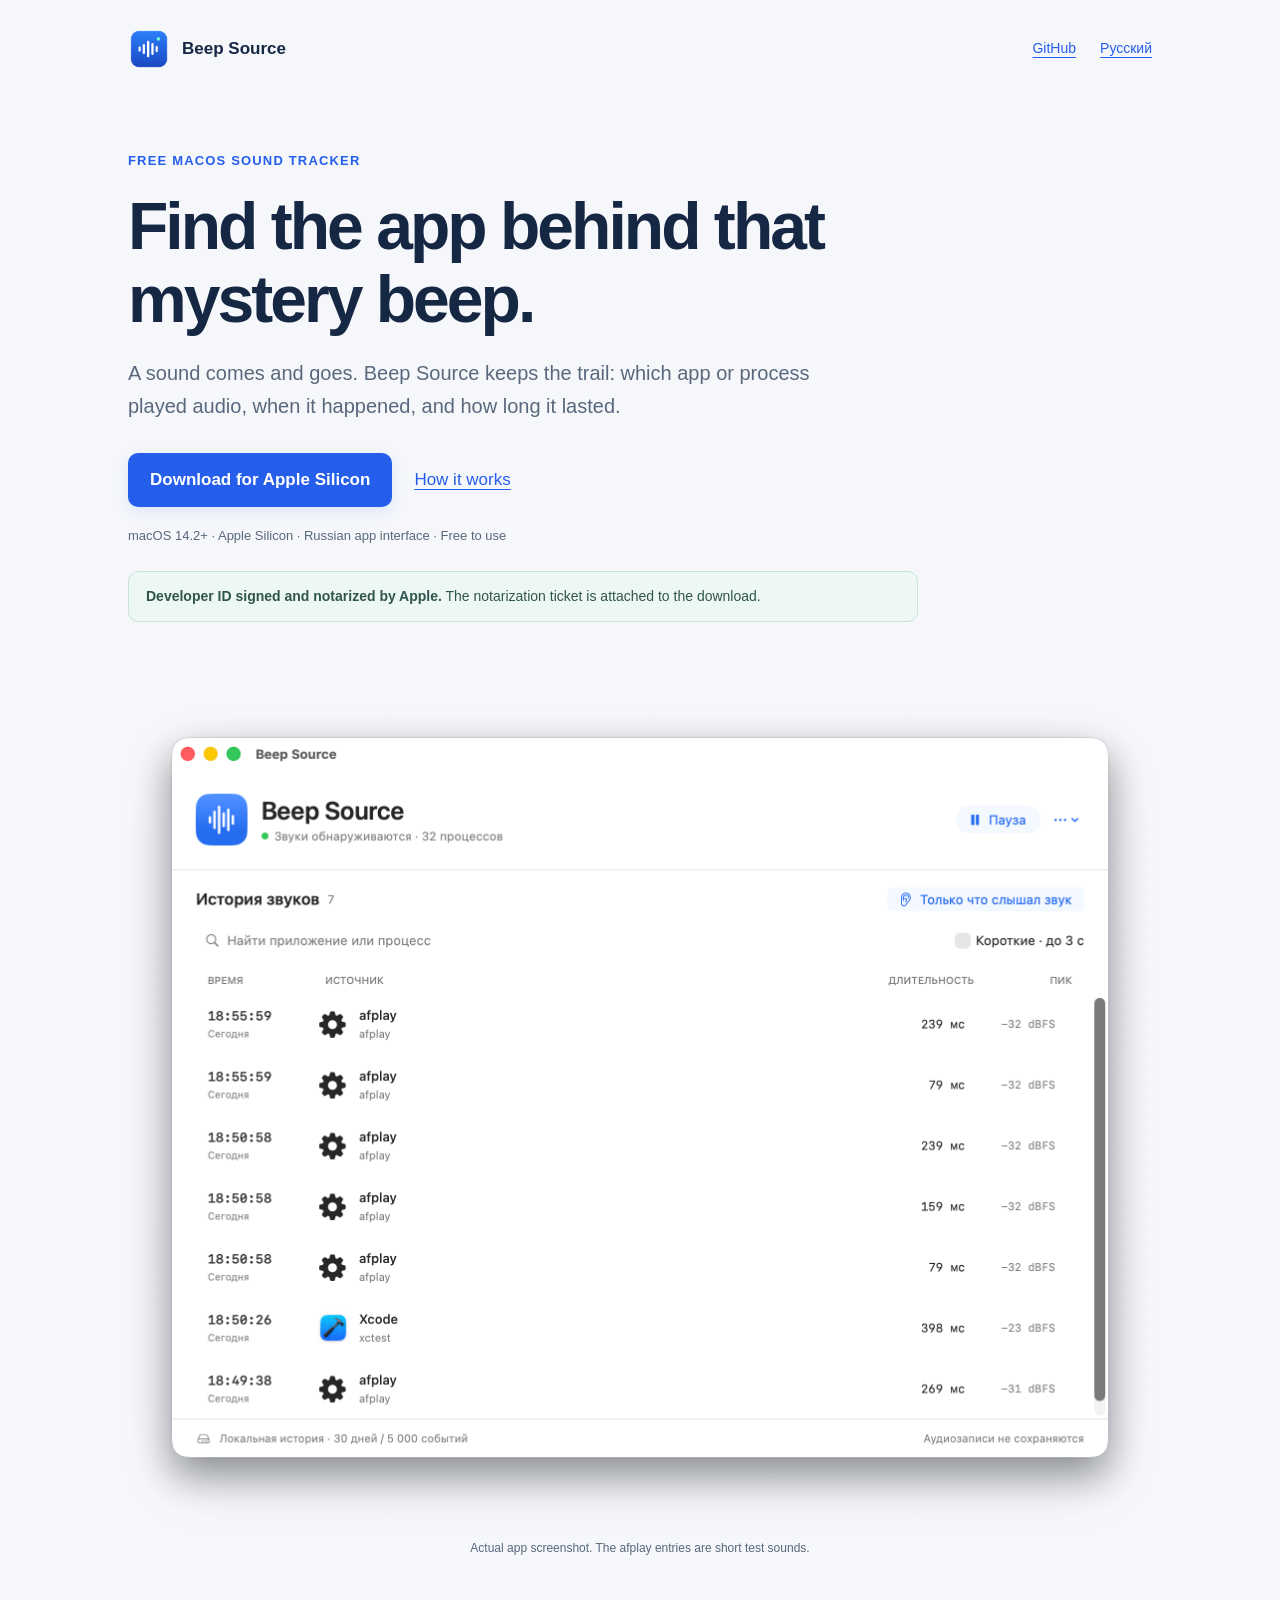
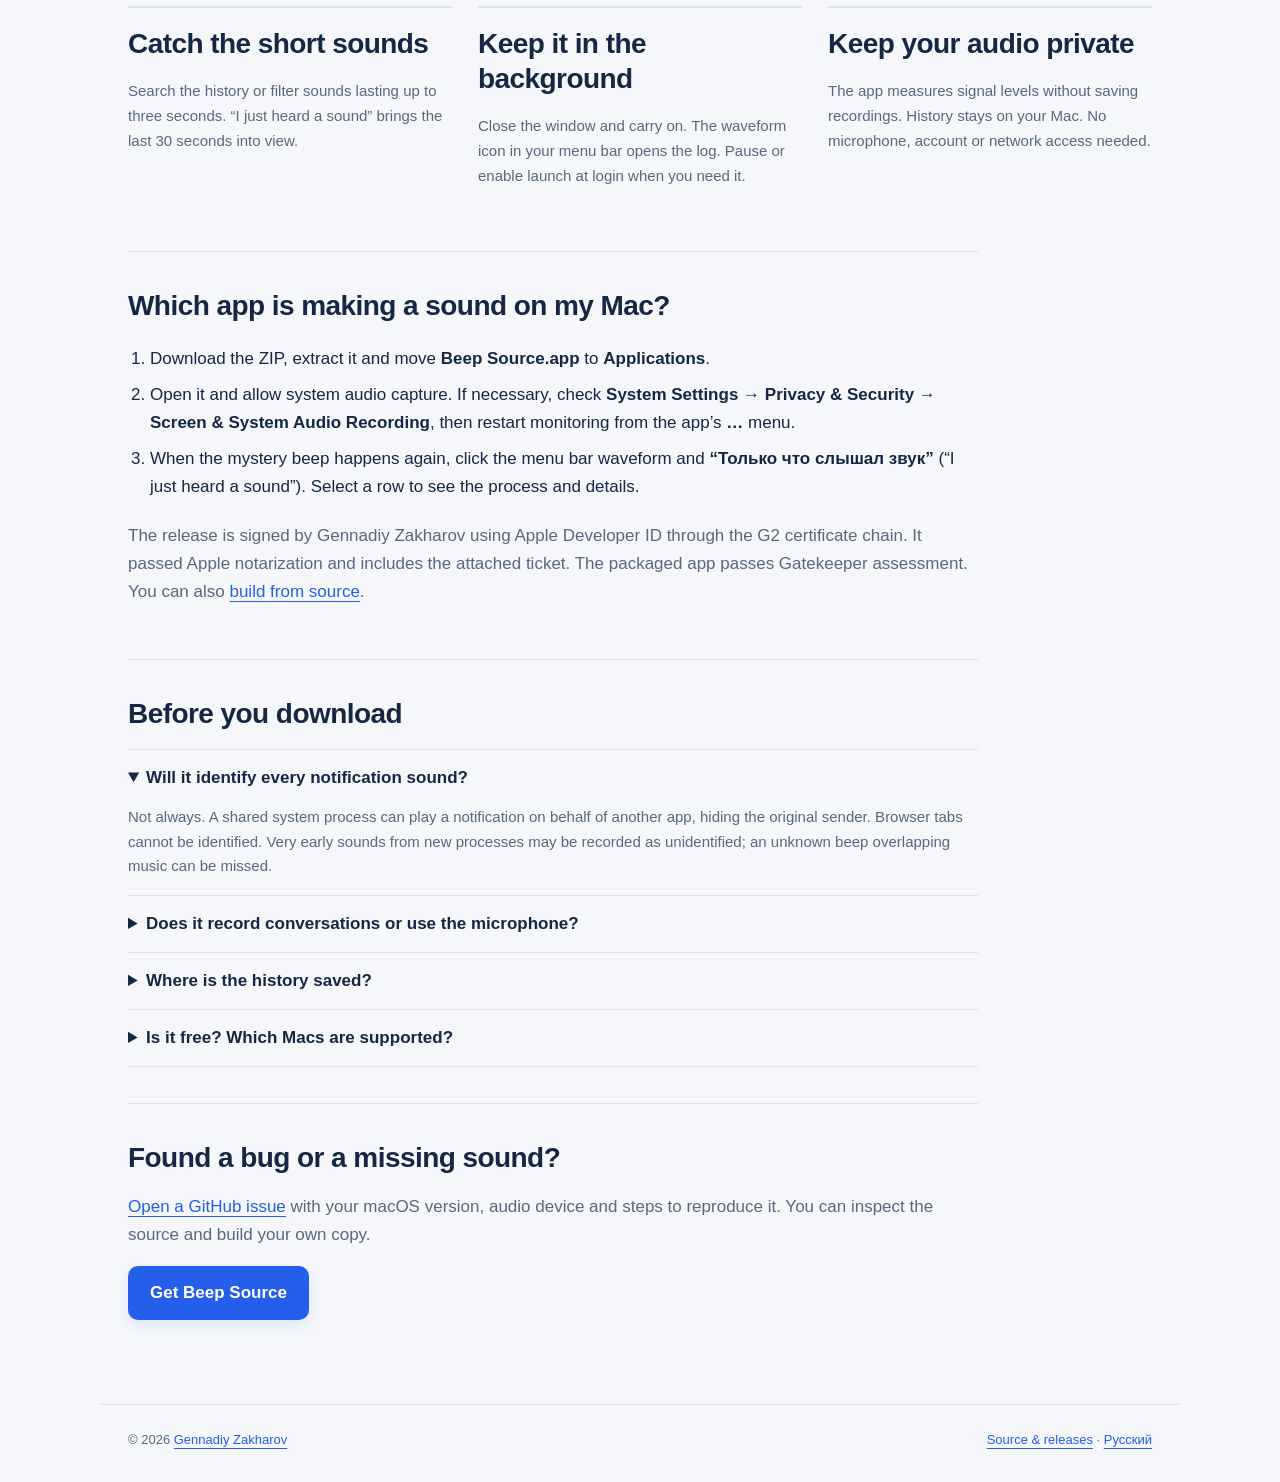
<file: docs/index.html>
<!doctype html>
<html lang="en">
<head>
<meta charset="utf-8"><meta name="viewport" content="width=device-width, initial-scale=1">
<title>Beep Source — Find Which Mac App Is Making a Sound</title>
<meta name="description" content="Find the source of mystery beeps on your Mac. Beep Source is a free menu bar app with sound history, app and process names, timestamps and short-sound filters.">
<link rel="canonical" href="https://globa-me.github.io/beep-source/">
<link rel="alternate" hreflang="en" href="https://globa-me.github.io/beep-source/"><link rel="alternate" hreflang="ru" href="https://globa-me.github.io/beep-source/ru/"><link rel="alternate" hreflang="x-default" href="https://globa-me.github.io/beep-source/">
<meta property="og:type" content="website"><meta property="og:title" content="Beep Source — Find the app behind that mystery beep"><meta property="og:description" content="A free macOS menu bar app that logs sound sources, timestamps and duration. Local history, no audio recordings."><meta property="og:url" content="https://globa-me.github.io/beep-source/"><meta property="og:image" content="https://globa-me.github.io/beep-source/assets/beep-source-macos-screenshot.png"><meta property="og:image:alt" content="Beep Source showing detected short sounds and their sources on macOS"><meta property="og:locale" content="en_US"><meta property="og:locale:alternate" content="ru_RU">
<meta name="twitter:card" content="summary_large_image">
<link rel="icon" type="image/png" href="assets/icon.png"><link rel="stylesheet" href="assets/site.css">
</head>
<body>
<header><a class="brand" href="./"><img src="assets/icon.png" alt="" width="42" height="42">Beep Source</a><nav aria-label="Main navigation"><a href="https://github.com/globa-me/beep-source">GitHub</a><a href="ru/" lang="ru">Русский</a></nav></header>
<main>
<section class="hero"><span class="eyebrow">Free macOS sound tracker</span><h1>Find the app behind that mystery beep.</h1><p class="lead">A sound comes and goes. Beep Source keeps the trail: which app or process played audio, when it happened, and how long it lasted.</p><div class="actions"><a class="button" href="https://github.com/globa-me/beep-source/releases/latest">Download for Apple Silicon</a><a href="#how-it-works">How it works</a></div><p class="meta">macOS 14.2+ · Apple Silicon · Russian app interface · Free to use</p><p class="notice"><strong>Developer ID signed and notarized by Apple.</strong> The notarization ticket is attached to the download.</p></section>
<figure><img src="assets/beep-source-macos-screenshot.png" width="2104" height="1668" alt="Beep Source app on macOS displaying audio sources, timestamps, durations of short sounds and peak signal levels" fetchpriority="high"><figcaption>Actual app screenshot. The afplay entries are short test sounds.</figcaption></figure>
<section class="features" aria-label="Features"><article><h2>Catch the short sounds</h2><p>Search the history or filter sounds lasting up to three seconds. “I just heard a sound” brings the last 30 seconds into view.</p></article><article><h2>Keep it in the background</h2><p>Close the window and carry on. The waveform icon in your menu bar opens the log. Pause or enable launch at login when you need it.</p></article><article><h2>Keep your audio private</h2><p>The app measures signal levels without saving recordings. History stays on your Mac. No microphone, account or network access needed.</p></article></section>
<section class="section" id="how-it-works"><h2>Which app is making a sound on my Mac?</h2><ol><li>Download the ZIP, extract it and move <strong>Beep Source.app</strong> to <strong>Applications</strong>.</li><li>Open it and allow system audio capture. If necessary, check <strong>System Settings → Privacy &amp; Security → Screen &amp; System Audio Recording</strong>, then restart monitoring from the app’s <strong>…</strong> menu.</li><li>When the mystery beep happens again, click the menu bar waveform and <strong>“Только что слышал звук”</strong> (“I just heard a sound”). Select a row to see the process and details.</li></ol><p>The release is signed by Gennadiy Zakharov using Apple Developer ID through the G2 certificate chain. It passed Apple notarization and includes the attached ticket. The packaged app passes Gatekeeper assessment. You can also <a href="https://github.com/globa-me/beep-source#build-from-source">build from source</a>.</p></section>
<section class="section"><h2>Before you download</h2><details open><summary>Will it identify every notification sound?</summary><p>Not always. A shared system process can play a notification on behalf of another app, hiding the original sender. Browser tabs cannot be identified. Very early sounds from new processes may be recorded as unidentified; an unknown beep overlapping music can be missed.</p></details><details><summary>Does it record conversations or use the microphone?</summary><p>No. It inspects digital system-audio samples to measure their level and timing, then discards them. It saves only event metadata: source, time, duration and peak. It needs system audio capture permission, not microphone access.</p></details><details><summary>Where is the history saved?</summary><p>In <code>~/Library/Application Support/Beep Source/history.json</code>. The log keeps up to 30 days or 5,000 events. You can export CSV or clear it from the app menu.</p></details><details><summary>Is it free? Which Macs are supported?</summary><p>It is free to download and use. Version 1.0 requires Apple Silicon and macOS 14.2 or later. The app interface is currently Russian. The source and build instructions are on GitHub.</p></details></section>
<section class="section"><h2>Found a bug or a missing sound?</h2><p><a href="https://github.com/globa-me/beep-source/issues">Open a GitHub issue</a> with your macOS version, audio device and steps to reproduce it. You can inspect the source and build your own copy.</p><a class="button" href="https://github.com/globa-me/beep-source/releases/latest">Get Beep Source</a></section>
</main><footer><span>© 2026 <a href="https://github.com/globa-me">Gennadiy Zakharov</a></span><span><a href="https://github.com/globa-me/beep-source">Source &amp; releases</a> · <a href="ru/" lang="ru">Русский</a></span></footer>
</body></html>
</file>
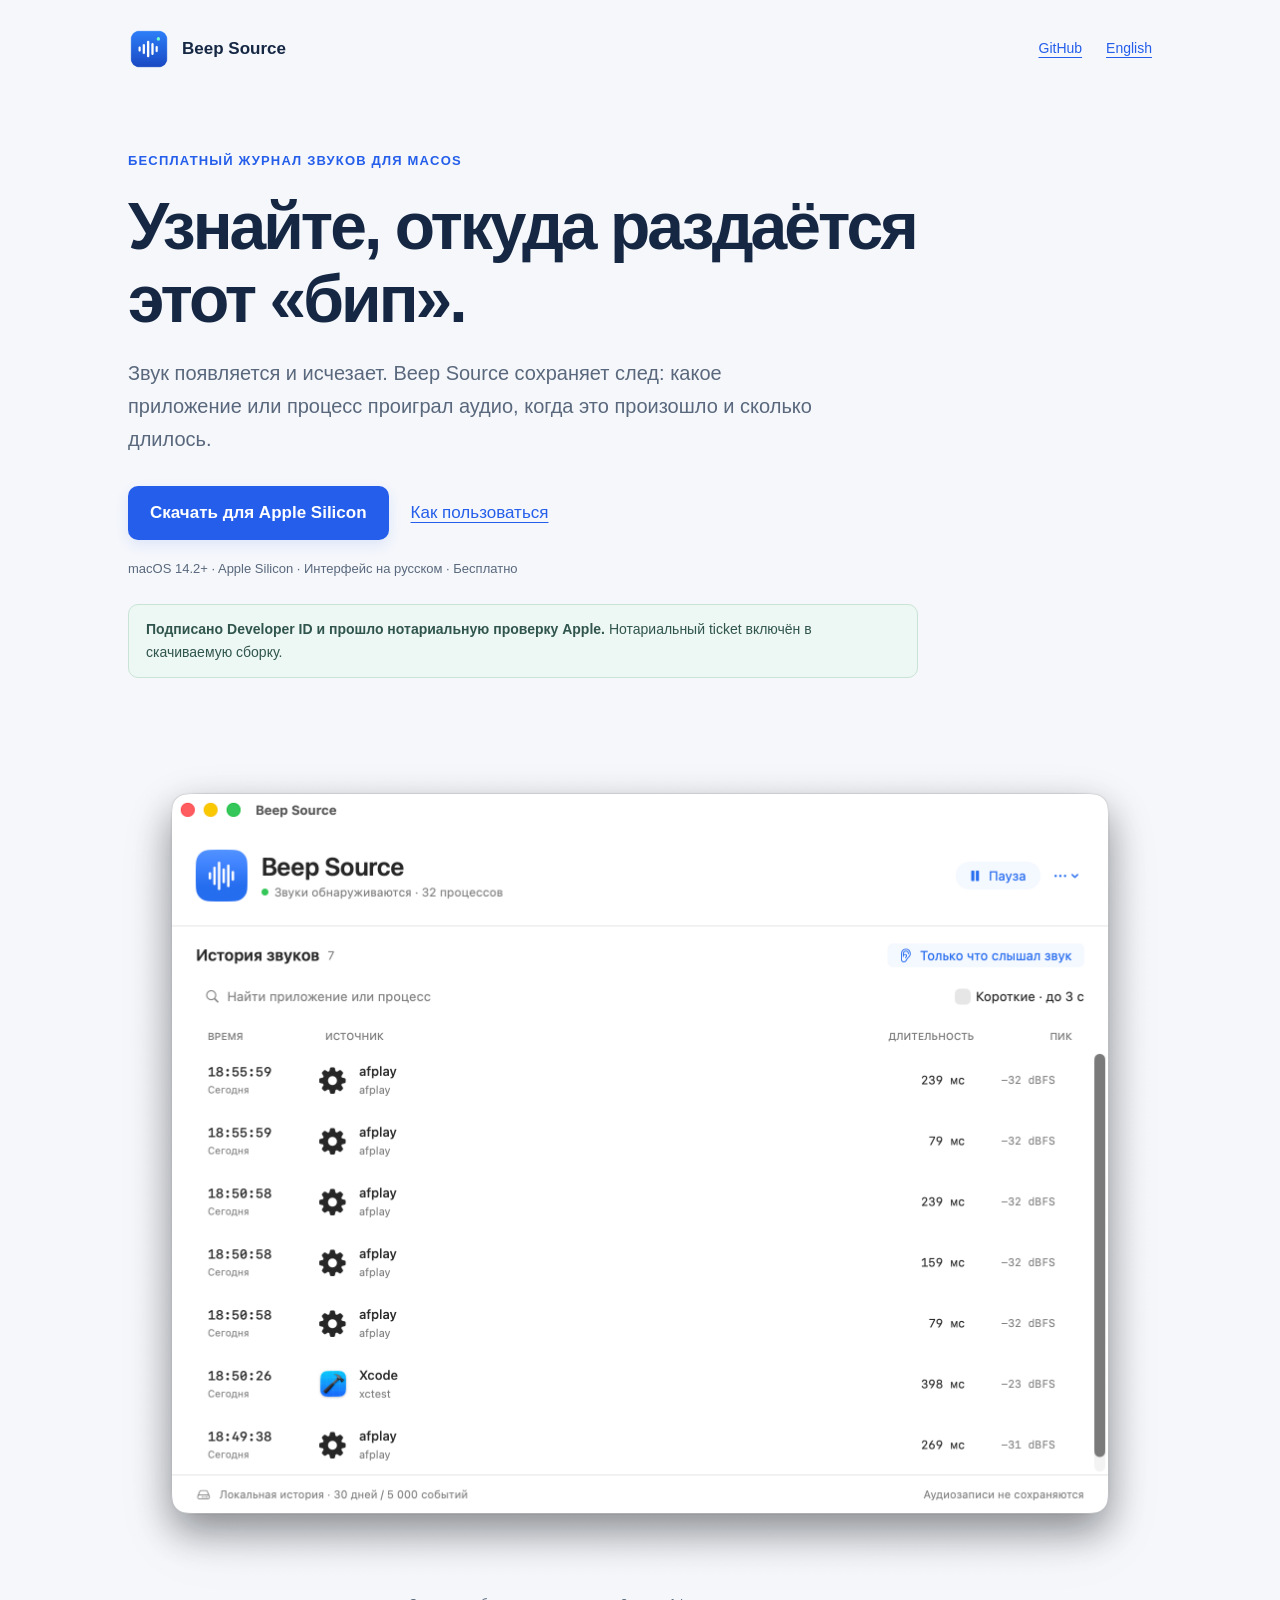
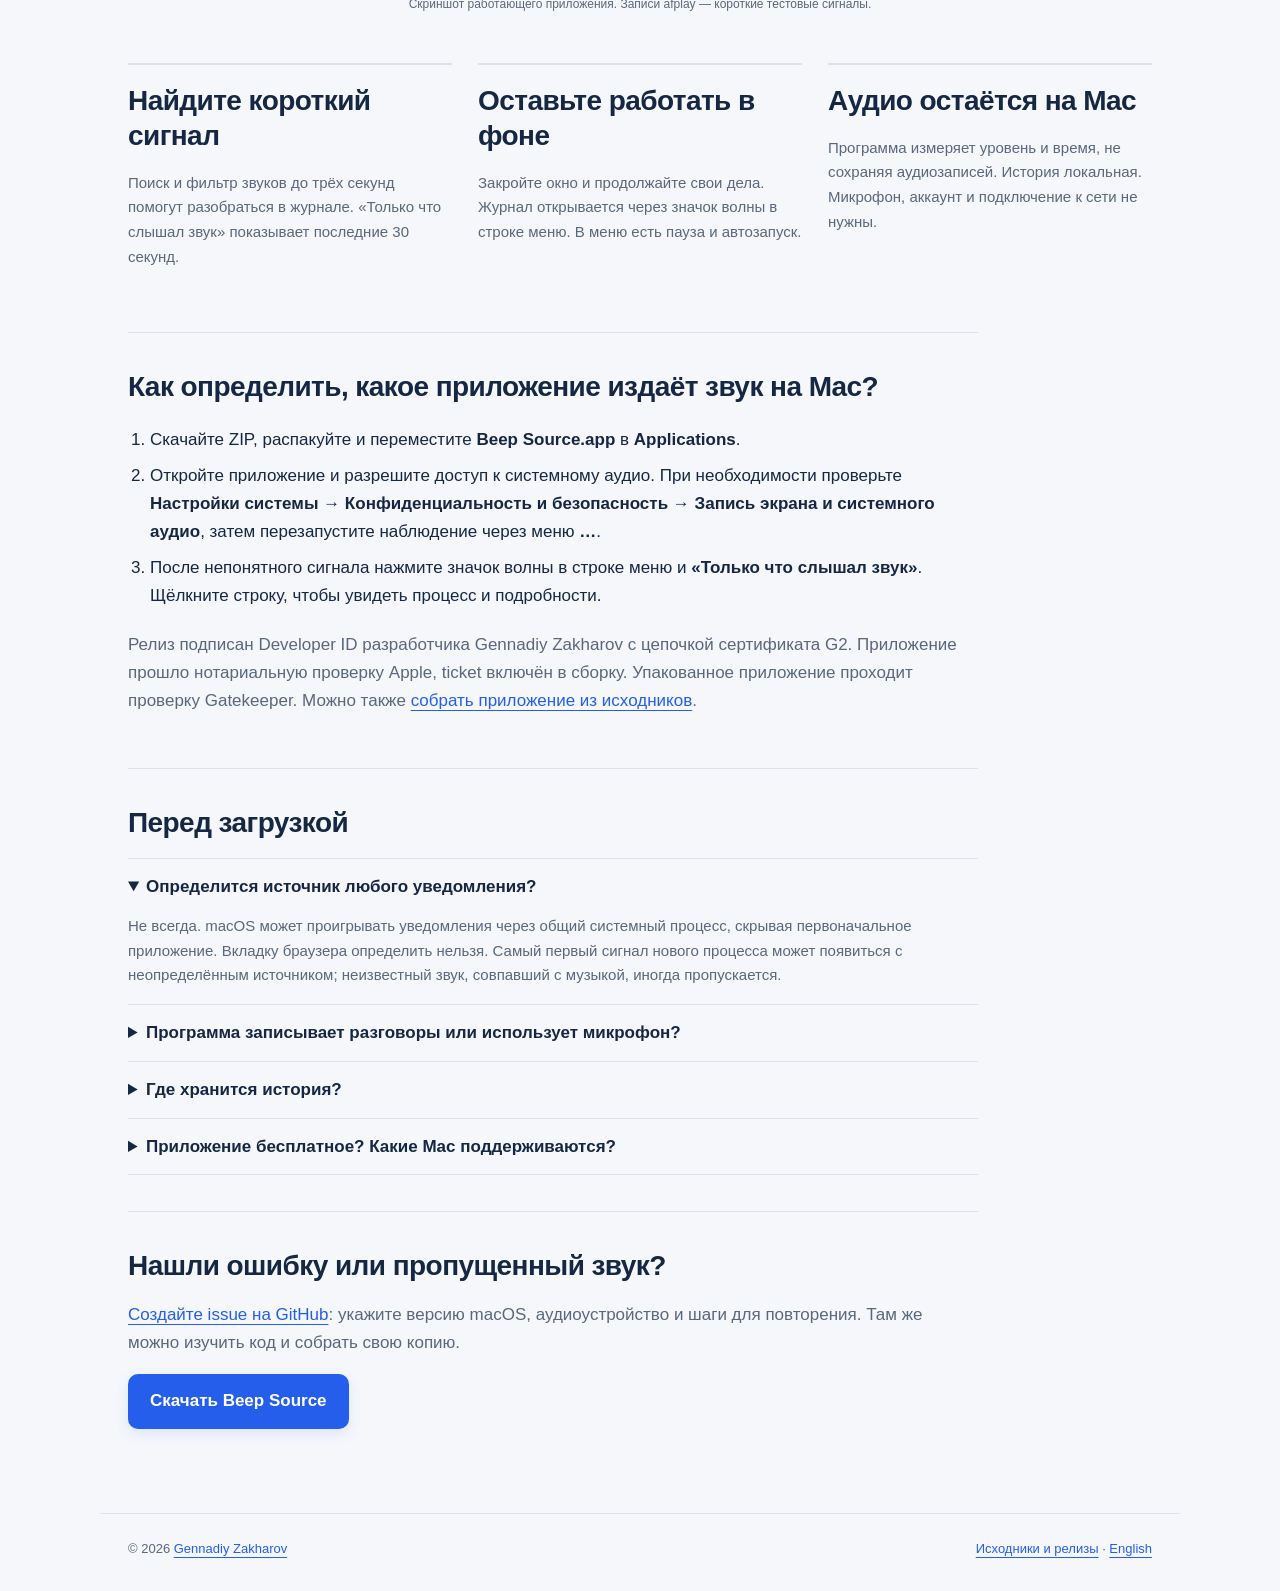
<file: docs/ru/index.html>
<!doctype html>
<html lang="ru">
<head>
<meta charset="utf-8"><meta name="viewport" content="width=device-width, initial-scale=1">
<title>Beep Source — какое приложение издаёт звук на Mac</title>
<meta name="description" content="Узнайте, откуда раздаётся непонятный звук на Mac. Бесплатный Beep Source сохраняет приложение, время и длительность звука и работает в фоне. Для macOS 14.2+.">
<link rel="canonical" href="https://globa-me.github.io/beep-source/ru/">
<link rel="alternate" hreflang="en" href="https://globa-me.github.io/beep-source/"><link rel="alternate" hreflang="ru" href="https://globa-me.github.io/beep-source/ru/"><link rel="alternate" hreflang="x-default" href="https://globa-me.github.io/beep-source/">
<meta property="og:type" content="website"><meta property="og:title" content="Beep Source — найдите источник непонятного звука на Mac"><meta property="og:description" content="Бесплатная программа для macOS: источник, время и длительность звука в локальном журнале. Работает в фоне, аудиозаписи не сохраняет."><meta property="og:url" content="https://globa-me.github.io/beep-source/ru/"><meta property="og:image" content="https://globa-me.github.io/beep-source/assets/beep-source-macos-screenshot.png"><meta property="og:image:alt" content="Beep Source показывает источники и длительность коротких звуков на macOS"><meta property="og:locale" content="ru_RU"><meta property="og:locale:alternate" content="en_US"><meta name="twitter:card" content="summary_large_image">
<link rel="icon" type="image/png" href="../assets/icon.png"><link rel="stylesheet" href="../assets/site.css">
</head>
<body>
<header><a class="brand" href="./"><img src="../assets/icon.png" alt="" width="42" height="42">Beep Source</a><nav aria-label="Навигация"><a href="https://github.com/globa-me/beep-source">GitHub</a><a href="../" lang="en">English</a></nav></header>
<main>
<section class="hero"><span class="eyebrow">Бесплатный журнал звуков для macOS</span><h1>Узнайте, откуда раздаётся этот «бип».</h1><p class="lead">Звук появляется и исчезает. Beep Source сохраняет след: какое приложение или процесс проиграл аудио, когда это произошло и сколько длилось.</p><div class="actions"><a class="button" href="https://github.com/globa-me/beep-source/releases/latest">Скачать для Apple Silicon</a><a href="#how-it-works">Как пользоваться</a></div><p class="meta">macOS 14.2+ · Apple Silicon · Интерфейс на русском · Бесплатно</p><p class="notice"><strong>Подписано Developer ID и прошло нотариальную проверку Apple.</strong> Нотариальный ticket включён в скачиваемую сборку.</p></section>
<figure><img src="../assets/beep-source-macos-screenshot.png" width="2104" height="1668" alt="Окно Beep Source с журналом источников звука, временем, длительностью коротких сигналов и пиковым уровнем" fetchpriority="high"><figcaption>Скриншот работающего приложения. Записи afplay — короткие тестовые сигналы.</figcaption></figure>
<section class="features" aria-label="Возможности"><article><h2>Найдите короткий сигнал</h2><p>Поиск и фильтр звуков до трёх секунд помогут разобраться в журнале. «Только что слышал звук» показывает последние 30 секунд.</p></article><article><h2>Оставьте работать в фоне</h2><p>Закройте окно и продолжайте свои дела. Журнал открывается через значок волны в строке меню. В меню есть пауза и автозапуск.</p></article><article><h2>Аудио остаётся на Mac</h2><p>Программа измеряет уровень и время, не сохраняя аудиозаписей. История локальная. Микрофон, аккаунт и подключение к сети не нужны.</p></article></section>
<section class="section" id="how-it-works"><h2>Как определить, какое приложение издаёт звук на Mac?</h2><ol><li>Скачайте ZIP, распакуйте и переместите <strong>Beep Source.app</strong> в <strong>Applications</strong>.</li><li>Откройте приложение и разрешите доступ к системному аудио. При необходимости проверьте <strong>Настройки системы → Конфиденциальность и безопасность → Запись экрана и системного аудио</strong>, затем перезапустите наблюдение через меню <strong>…</strong>.</li><li>После непонятного сигнала нажмите значок волны в строке меню и <strong>«Только что слышал звук»</strong>. Щёлкните строку, чтобы увидеть процесс и подробности.</li></ol><p>Релиз подписан Developer ID разработчика Gennadiy Zakharov с цепочкой сертификата G2. Приложение прошло нотариальную проверку Apple, ticket включён в сборку. Упакованное приложение проходит проверку Gatekeeper. Можно также <a href="https://github.com/globa-me/beep-source#build-from-source">собрать приложение из исходников</a>.</p></section>
<section class="section"><h2>Перед загрузкой</h2><details open><summary>Определится источник любого уведомления?</summary><p>Не всегда. macOS может проигрывать уведомления через общий системный процесс, скрывая первоначальное приложение. Вкладку браузера определить нельзя. Самый первый сигнал нового процесса может появиться с неопределённым источником; неизвестный звук, совпавший с музыкой, иногда пропускается.</p></details><details><summary>Программа записывает разговоры или использует микрофон?</summary><p>Нет. Она измеряет уровень и время цифрового системного аудио и отбрасывает звуковые данные. Сохраняются только источник, время, длительность и пик. Нужен доступ к системному аудио, а не микрофону.</p></details><details><summary>Где хранится история?</summary><p>В <code>~/Library/Application Support/Beep Source/history.json</code>. Хранятся последние 30 дней или 5 000 событий. В меню приложения есть экспорт CSV и очистка.</p></details><details><summary>Приложение бесплатное? Какие Mac поддерживаются?</summary><p>Да, скачать и пользоваться можно бесплатно. Версия 1.0 предназначена для Apple Silicon и macOS 14.2 или новее. Интерфейс на русском. Исходники и инструкция по сборке опубликованы на GitHub.</p></details></section>
<section class="section"><h2>Нашли ошибку или пропущенный звук?</h2><p><a href="https://github.com/globa-me/beep-source/issues">Создайте issue на GitHub</a>: укажите версию macOS, аудиоустройство и шаги для повторения. Там же можно изучить код и собрать свою копию.</p><a class="button" href="https://github.com/globa-me/beep-source/releases/latest">Скачать Beep Source</a></section>
</main><footer><span>© 2026 <a href="https://github.com/globa-me">Gennadiy Zakharov</a></span><span><a href="https://github.com/globa-me/beep-source">Исходники и релизы</a> · <a href="../" lang="en">English</a></span></footer>
</body></html>
</file>
<file: docs/assets/site.css>
:root{color-scheme:light;--ink:#152743;--muted:#59687c;--blue:#245eea;--line:#dce3ed;--paper:#f5f7fb}*{box-sizing:border-box}html{scroll-behavior:smooth}body{margin:0;background:var(--paper);color:var(--ink);font:17px/1.65 -apple-system,BlinkMacSystemFont,"Segoe UI",sans-serif}a{color:var(--blue);text-underline-offset:4px}a:hover{color:#1641ab}a:focus-visible,summary:focus-visible{outline:3px solid #6489f3;outline-offset:5px}header,main,footer{max-width:1080px;margin:auto;padding:0 28px}header{display:flex;align-items:center;justify-content:space-between;padding-top:28px;padding-bottom:28px}.brand{display:flex;align-items:center;gap:12px;font-weight:700;text-decoration:none;color:var(--ink)}.brand img{width:42px;height:42px}nav{display:flex;gap:24px;font-size:14px}.hero{padding:48px 0 36px;max-width:830px}.eyebrow{font-size:13px;letter-spacing:.09em;text-transform:uppercase;color:var(--blue);font-weight:650}h1{font-size:clamp(36px,6vw,66px);line-height:1.1;letter-spacing:-.045em;margin:16px 0 22px}h2{font-size:28px;line-height:1.25;letter-spacing:-.02em;margin:0 0 18px}h3{font-size:18px;margin:0 0 8px}.lead{font-size:20px;max-width:690px;color:var(--muted)}.actions{display:flex;align-items:center;gap:22px;flex-wrap:wrap;margin:30px 0 18px}.button{display:inline-block;background:var(--blue);color:white;border-radius:10px;padding:13px 22px;text-decoration:none;font-weight:650;box-shadow:0 5px 14px #245eea1c}.button:hover{background:#194bc4;color:white}.meta{font-size:13px;color:var(--muted)}.notice{padding:13px 17px;border:1px solid #c9e4d6;border-radius:10px;background:#edf7f3;color:#30554d;font-size:14px;max-width:790px;margin:24px 0}figure{margin:18px -12px 48px}figure img{display:block;width:100%;height:auto;filter:drop-shadow(0 15px 24px #162a4414)}figcaption{font-size:12px;color:var(--muted);text-align:center;margin:8px 0}.features{display:grid;grid-template-columns:repeat(3,1fr);gap:26px;margin:40px 0 62px}.features article{border-top:2px solid var(--line);padding-top:18px}.features p{color:var(--muted);font-size:15px;margin:0}.section{padding:36px 0;border-top:1px solid var(--line);max-width:850px}.section ol{padding-left:22px}.section li{padding:4px 0}.section p{color:var(--muted)}details{border-top:1px solid var(--line);padding:16px 0}details:last-child{border-bottom:1px solid var(--line)}summary{cursor:pointer;font-weight:600;line-height:1.4}details p{font-size:15px;margin-bottom:0}code{font-size:.86em;background:#e8edf5;padding:2px 5px;border-radius:4px;overflow-wrap:anywhere}footer{border-top:1px solid var(--line);margin-top:48px;padding-top:24px;padding-bottom:32px;display:flex;justify-content:space-between;gap:20px;flex-wrap:wrap;color:var(--muted);font-size:13px}@media(max-width:680px){header,main,footer{padding-left:20px;padding-right:20px}header{padding-top:20px;padding-bottom:12px}nav{gap:16px}.hero{padding-top:32px}.lead{font-size:18px}.features{grid-template-columns:1fr;gap:24px;margin-bottom:34px}figure{margin:12px -12px 24px}.notice{font-size:13px}.section{padding:28px 0}.actions{gap:16px}h2{font-size:25px}}
</file>
